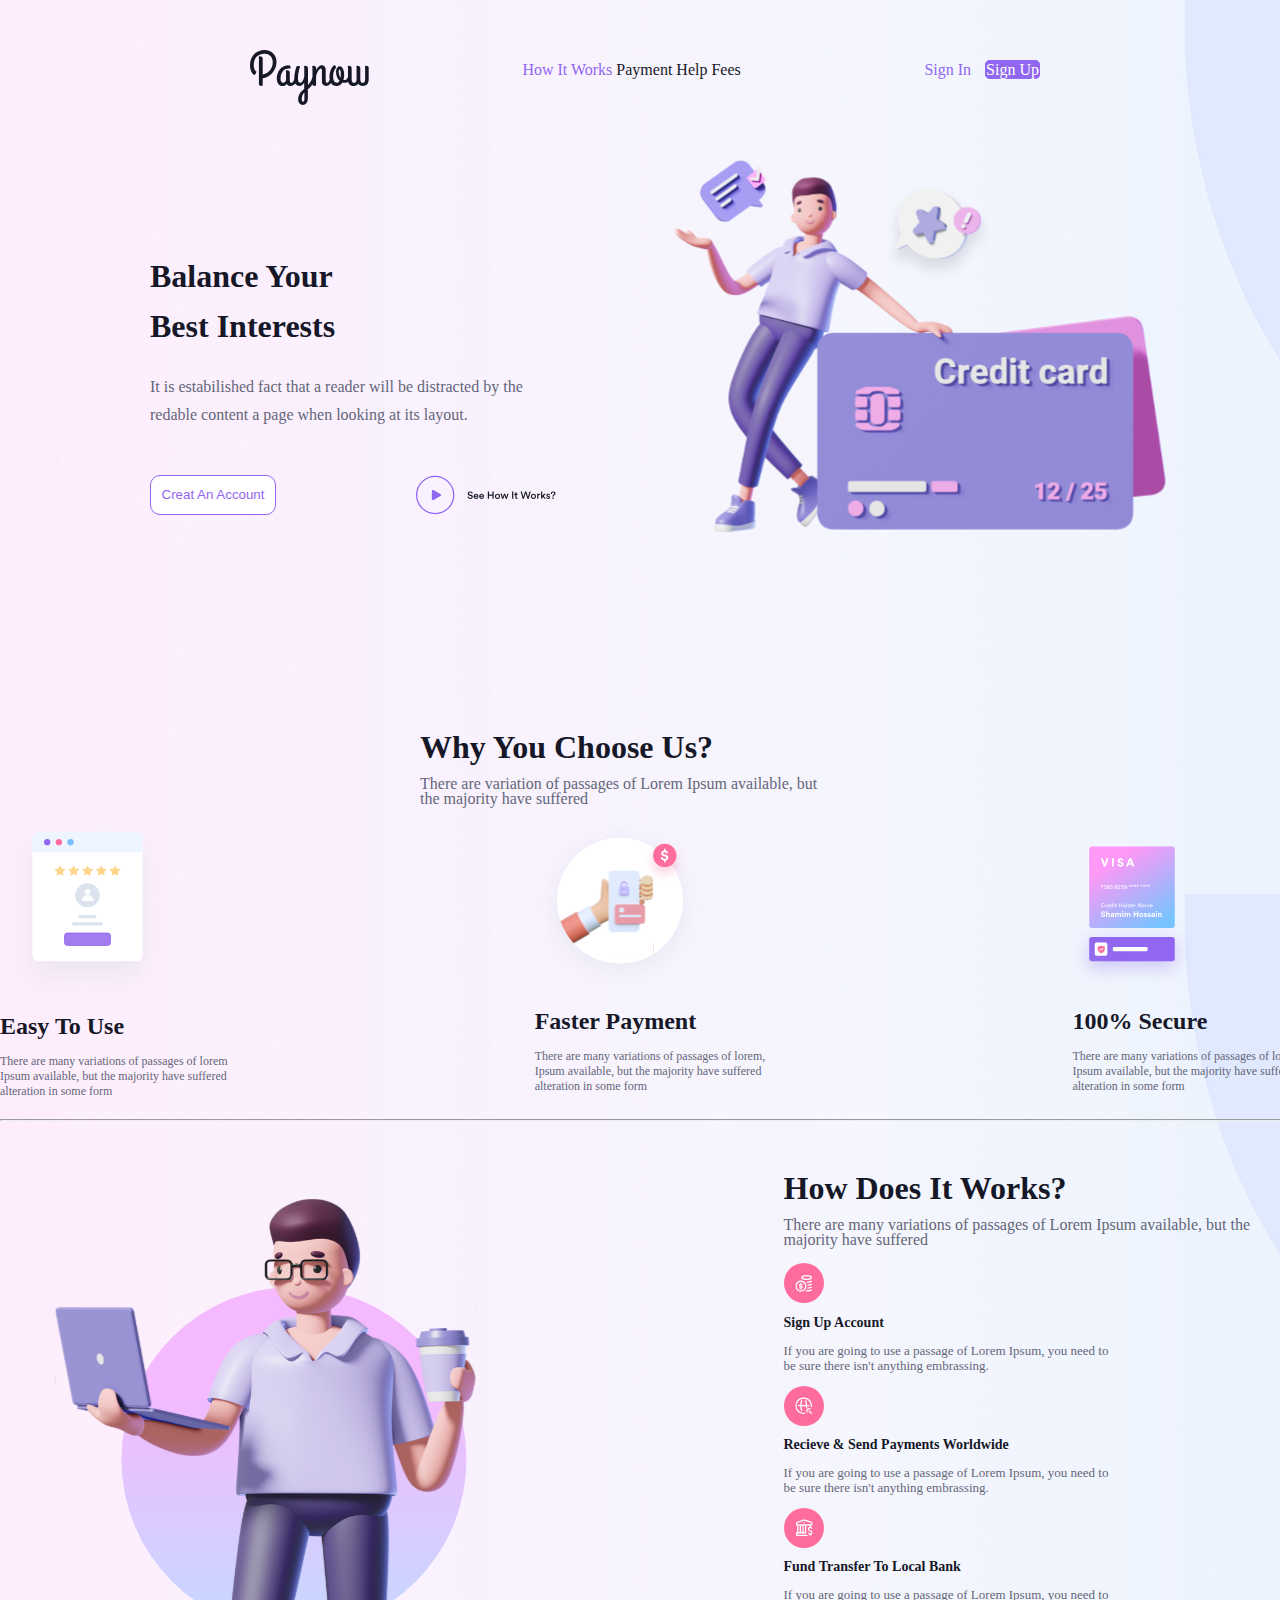
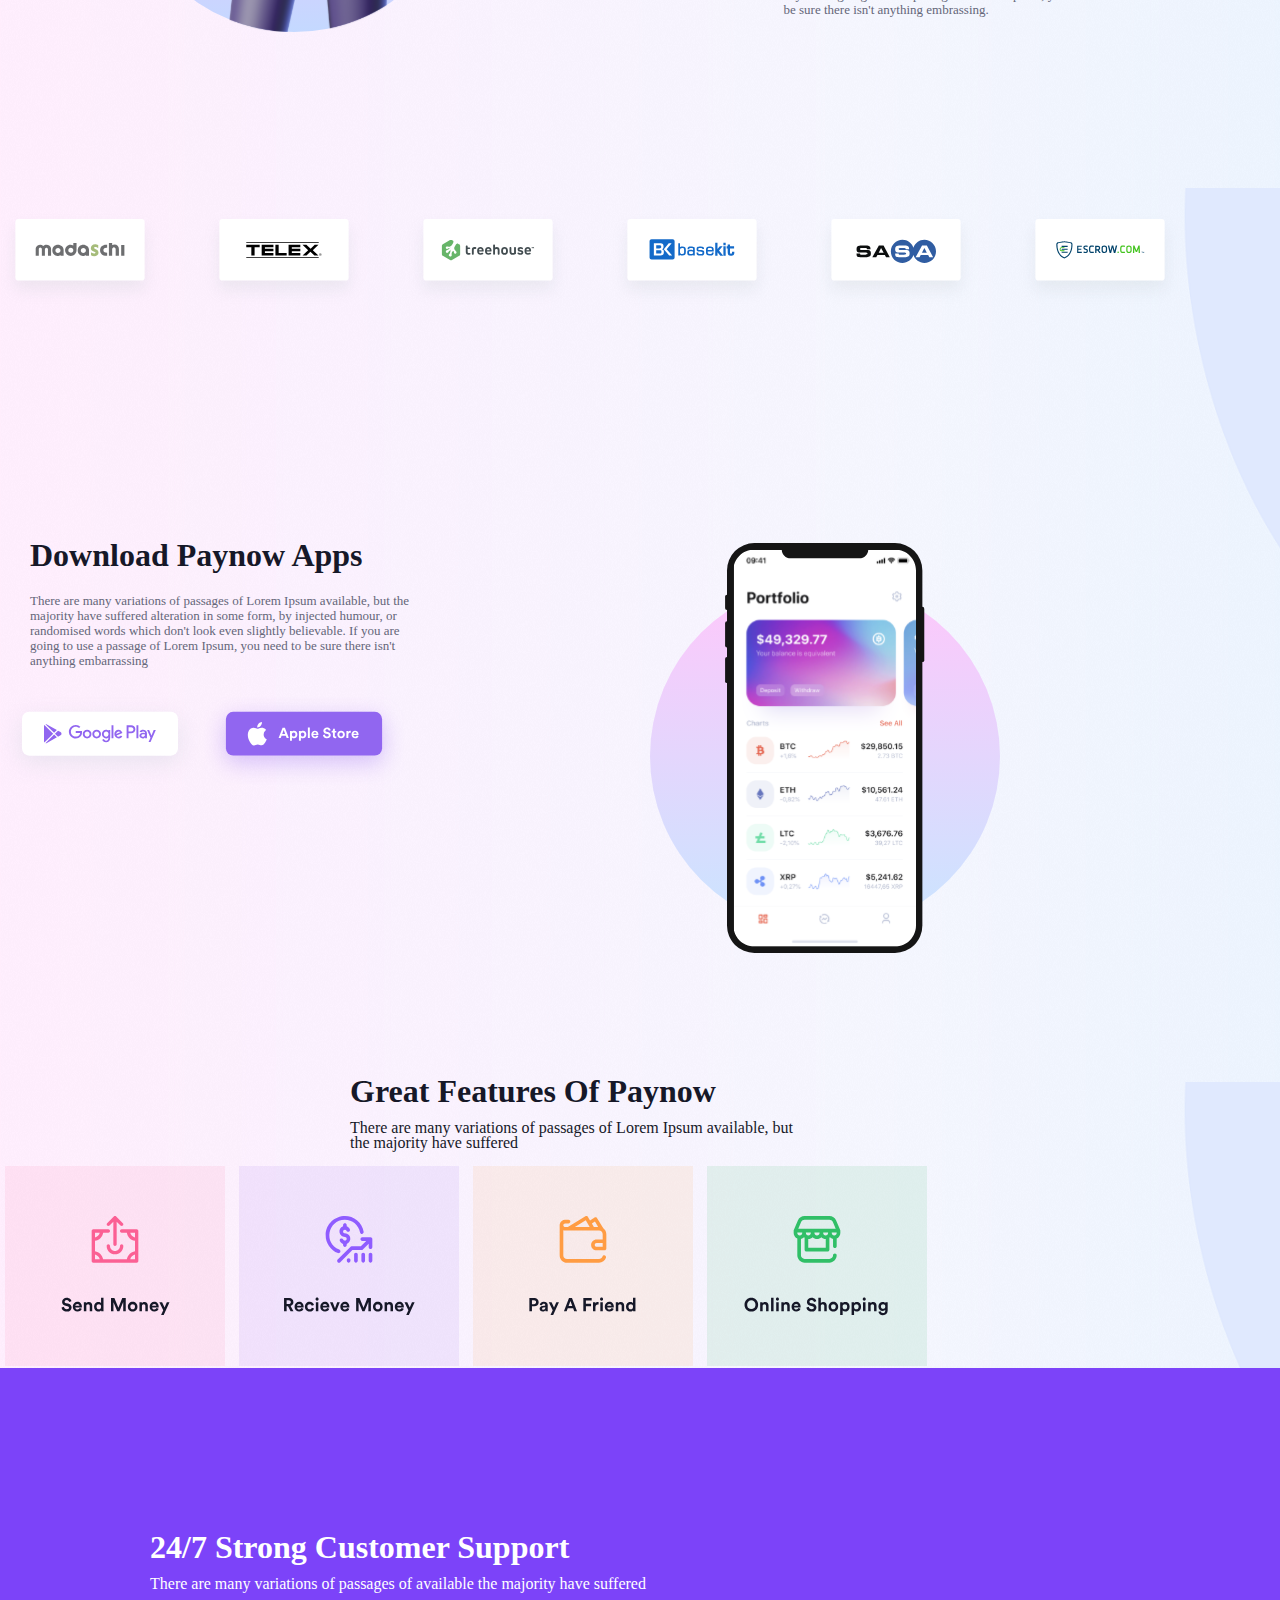
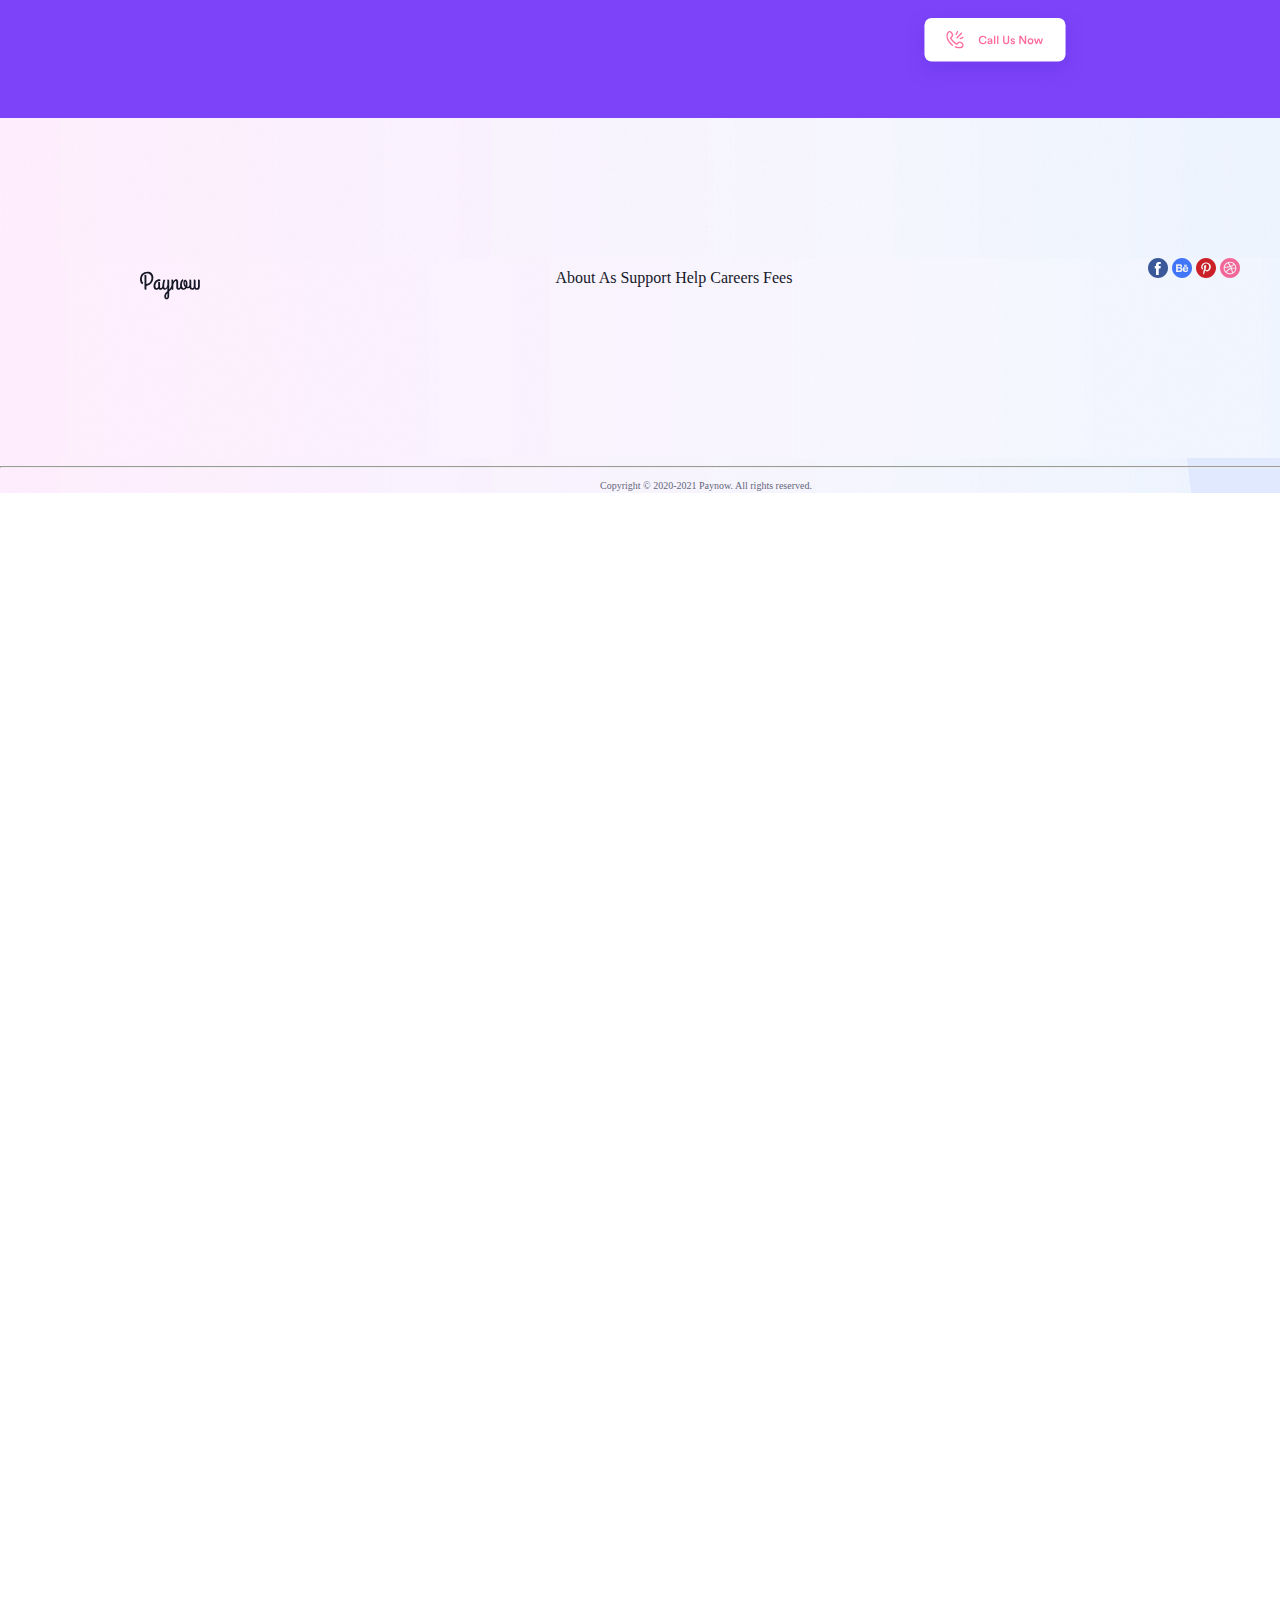
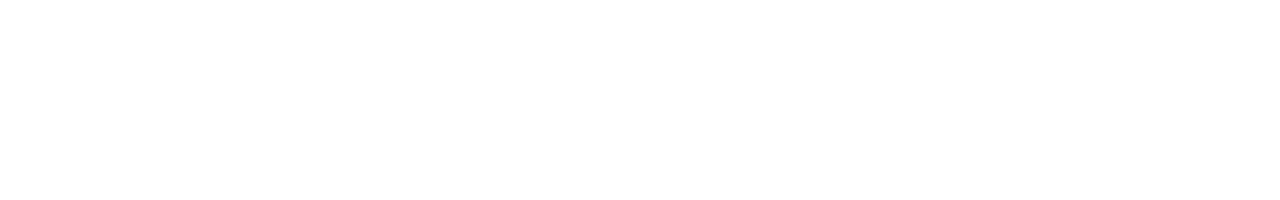
<file: html/site.html>
<!DOCTYPE html>
<html lang="en">
<head>
  <meta charset="UTF-8">
  <title>MoneyTransferOnlinePayments</title>
  <link rel="stylesheet" href="../css/site-styles.css">
</head>
<body>
  <div class="wrapper">
    <header class="container-header">
      <div class="logo">
        <img src="../img/paynow.svg" width="118.74px" height="55px">
      </div>

      <div class="menu">
        <a class="link-purple" href="#">How It Works</a>
        <a href="#">Payment</a>
        <a href="#">Help</a>
        <a href="#">Fees</a>
      </div>

      <div class="button">
        <a class="link-purple" href="#">Sign In</a>
        <a class="sign-up" href="#">Sign Up</a>
      </div>
    </header>

    <div class="container-balance">
      <div class="text-balance">
        <h1>
          Balance Your<br>
          Best Interests
        </h1>
      </div>

      <div class="paragraph-balance">
        <p>
          It is estabilished fact that a reader will be distracted by the<br>redable content a page when looking at its layout.
        </p>
      </div>

      <div class="an-account">
        <button class="creat-an">Creat An Account</button>
        <img class="video-button" src="../img/video-button.svg">
      </div>

      <div class="container-picture-card">
        <img src="../img/credit-card.svg">
      </div>
    </div>

    <div class="container-choose-us">
      <h1 class="choose-text">
        Why You Choose Us?
      </h1>

      <p>
        There are variation of passages of Lorem Ipsum available, but<br>the majority have suffered
      </p>
    </div>

    <div class="container-faster-payment">
      <div class="to-use">
        <img src="../img/to-use.svg">

        <h2 class="header-payment">
          Easy To Use
        </h2>

        <p class="text-payment">
          There are many variations of passages of lorem<br>Ipsum available, but the majority have suffered<br>alteration in some form
        </p>
      </div>

      <div class="payment">
        <img src="../img/faster-payments.svg">
        <h2 class="header-payment">
          Faster Payment
        </h2>

        <p class="text-payment">
          There are many variations of passages of lorem,<br>Ipsum available, but the majority have suffered<br>alteration in some form
        </p>
      </div>

      <div class="secure">
        <img src="../img/secure.svg">
        <h2 class="header-payment">
            100% Secure
        </h2>

        <p class="text-payment">
          There are many variations of passages of lorem<br>Ipsum available, but the majority have suffered<br>alteration in some form
        </p>
      </div>
    </div>
    <hr>

    <div class="container-man">
    <div class="man-ikon">
      <img src="../img/man.svg">
    </div>

    <div class="container-how-works">
      <h1 class="paragraph-how-does-works">
        How Does It Works?
      </h1>

      <p>
        There are many variations of passages of Lorem Ipsum available, but the<br>majority have suffered
      </p>

      <div class="container-sign-up-account">
        <img src="../img/sign.svg">
      </div>

      <h1 class="paragraph-sign-up">
        Sign Up Account
      </h1>

      <p class="sign-up-account">
        If you are going to use a passage of Lorem Ipsum, you need to<br>be sure there isn't anything embrassing.
      </p>

      <img src="../img/recieve.svg">

      <h1 class="paragraph-sign-up">
        Recieve & Send Payments Worldwide
      </h1>

      <p class="sign-up-account">
        If you are going to use a passage of Lorem Ipsum, you need to<br>be sure there isn't anything embrassing.
      </p>

      <img src="../img/fund-transfer.svg">

      <h1 class="paragraph-sign-up">
        Fund Transfer To Local Bank
      </h1>

      <p class="sign-up-account">
        If you are going to use a passage of Lorem Ipsum, you need to<br>be sure there isn't anything embrassing.
      </p>
  </div>
  </div>

  <img class="icons" src="../img/madaschi.svg">
  <img class="icons" src="../img/telex.svg">
  <img class="icons" src="../img/treehouse.svg">
  <img class="icons" src="../img/basekit.svg">
  <img class="icons" src="../img/sasa.svg">
  <img class="icons" src="../img/escrow.svg">

  <div class="container-download-paynow">
    <h1 class="download-text">
      Download Paynow Apps
    </h1>

    <p class="download-paragraph">
      There are many variations of passages of Lorem Ipsum available, but the<br> majority have suffered alteration in some form, by injected humour, or<br> randomised words which don't look even slightly believable. If you are<br> going to use a passage of Lorem Ipsum, you need to be sure there isn't<br> anything embarrassing
    </p>

    <div class="buttons">
      <img src="../img/gogle-play.svg">
      <img src="../img/apple-store.svg">
    </div>
  </div>

  <div class="container-icons-phone">
    <img src="../img/phone.svg">
  </div>

  <div class="features-of-paynow">
    <h1>
      Great Features Of Paynow
    </h1>

    <p>
      There are many variations of passages of Lorem Ipsum available, but<br> the majority have suffered 
    </p>
  </div>

  <div class="icons-send-money">
    <img src="../img/send-money.svg">
    <img src="../img/recieve-money.svg">
    <img src="../img/pay-a-friend.svg">
    <img src="../img/online-shopping.svg">
  </div>

  <div class="customer-support">
    <h1 class="text-customer-support">
      24/7 Strong Customer Support
    </h1>

    <p class="text-customer-support">
      There are many variations of passages of available the majority have suffered 
    </p>

    <div class="button-call">
      <img src="../img/call-us-button.svg">
    </div>
    </div>

    <div class="wrapper-footer">
    <footer class="container-footer">
      <div class="ikon-paynow">
      <img src="../img/paynow-footer.svg">
      </div>

      <div class="text-footer">
        <a href="#">About As</a>
        <a href="#">Support</a>
        <a href="#">Help</a>
        <a href="#">Careers</a>
        <a href="#">Fees</a>
      </div>

      <div class="icons-footer">
        <img src="../img/facebook.svg">
        <img src="../img/Be.svg">
        <img src="../img/pinterest.svg">
        <img src="../img/ball.svg">
      </div>
    </div>
    <hr>

    <p class="paragraph-footer">
      Copyright © 2020-2021 Paynow. All rights reserved.
    </p>
  </footer>
  </div>
</body>
</html>
</file>
<file: css/site-styles.css>
:root {
  --portage: #9166F0;
  --mirage: #161828;
  --white: #fff;
  --comet: #646679;
  --mystic: #E3E9F0;
}

body {
  margin: 0;
  font-size: 15;
  line-height: 15px;
  color: var(--comet);
  width: 1900px;
  height: 5000px;
  overflow-x: hidden;
}

* {
  box-sizing: border-box;
}

.wrapper {
  background: url(../img/background.png);
}

.container-header {
  display: flex;
  justify-content: space-between;
  margin-left: 250px;
  margin-right: 250px;
  padding-top: 50px;
  width: 1700px;
  line-height: 40px;
}

.text-payment {
  font-size: 12px;
}

.menu {
  margin-right: 250px;
  display: inline-block;
  margin-right: 30px;
}

a {
  color: var(--mirage);
  text-decoration: none;
  line-height: 40px;

}

.link-purple {
  color: var(--portage);
}

.button {
  padding-right: 900px;
}
.sign-up {
  border: 1px solid var(--portage);
  background: var(--portage);
  width: 130px;
  height: 55px;
  border-radius: 5px;
  margin-right: 10px;
  margin-left: 10px;
  color: var(--white);
  line-height: 40px;
}

.container-balance {
  height: 220px;
  width: 616px;
  margin-left: 150px;
  text-align: left;
  padding-top: 110px;
}

.text-balance {
  color: var(--mirage);
  line-height: 50px;
}

.paragraph-balance {
  color: var(--comet);
  line-height: 28px;
  padding-bottom: 30px;
}

.creat-an {
  border: 1px solid var(--portage);
  width: 140px;
  height: 40px;
  background: var(--white);
  color: var(--portage);
  margin-right: 140px;
  border-radius: 10px;
}

.video-button {
  margin-right: 210px;
}

.an-account {
  display: flex;
  justify-content: space-between;
}

.container-picture-card {
  position: relative;
  left: 520px;
  bottom: 400px;
}

.container-choose-us {
  margin-top: 400px;
  padding-left: 420px;
}

.choose-text {
  color: var(--mirage);
}

.container-faster-payment {
  display: flex;
  justify-content: space-between;
  width: 1300px;
}

.secure {
  padding-top: 20px;
}

.header-payment {
  color: var(--mirage);
}

.hr {
  border-bottom: 1px solid var(--mirage);
}

.man-ikon {
  margin-left: 50px;
  margin-top: 70px;
}

.container-man {
  margin-right: 50px;
  display: flex;
  justify-content: space-between;
}

.container-how-works {
  margin-right: 600px;
  margin-top: 30px;
}

.paragraph-how-does-works {
  color: var(--mirage);
}

.paragraph-sign-up {
  font-size: 14px;
  color: var(--mirage);
}

.sign-up-account {
  font-size: 13px;
}

.icons {
  padding-top: 150px;
  padding-bottom: 190px;
  padding-right: 10px;
  margin-right: 30px;
}

.download-paynow {
  padding-left: 150px;
}

.download-text {
  color: var(--mirage);
  margin-bottom: 30px;
  margin-left: 30px;
}

.download-paragraph {
  font-size: 13px;
  margin-left: 30px;
}

.buttons {
  margin-right: 100px;
}

.container-download-paynow {
  position: absolute;
}

.container-icons-phone {
  position: relative;
  margin-left: 650px;
  margin-bottom: 20px;
}

.features-of-paynow {
  padding-top: 70px;
  margin-left: 350px;
  color: var(--mirage);
}

.ikons-send-money {
  padding-left: 150px;
  padding-bottom: 100px;
}

.customer-support {
  background: url(../img/background-castomer-support.png);
  padding-top: 150px;
  padding-left: 150px;
  width: 1900px;
  height: 350px;
}

.text-customer-support{
  color: var(--white);
}

.button-call {
  margin-left: 750px;
  margin-bottom: 40px;
}

.wrapper-footer {
  background: url(../img/background-footer.png);
  width: 1900px;
  height: 200px;
}

.container-footer {
  display: flex;
  justify-content: space-between;
  width: 1100px;
  margin-top: 140px;
  margin-left: 140px;
}

.paragraph-footer {
  font-size: 10px;
  margin-left: 600px;
}
</file>
